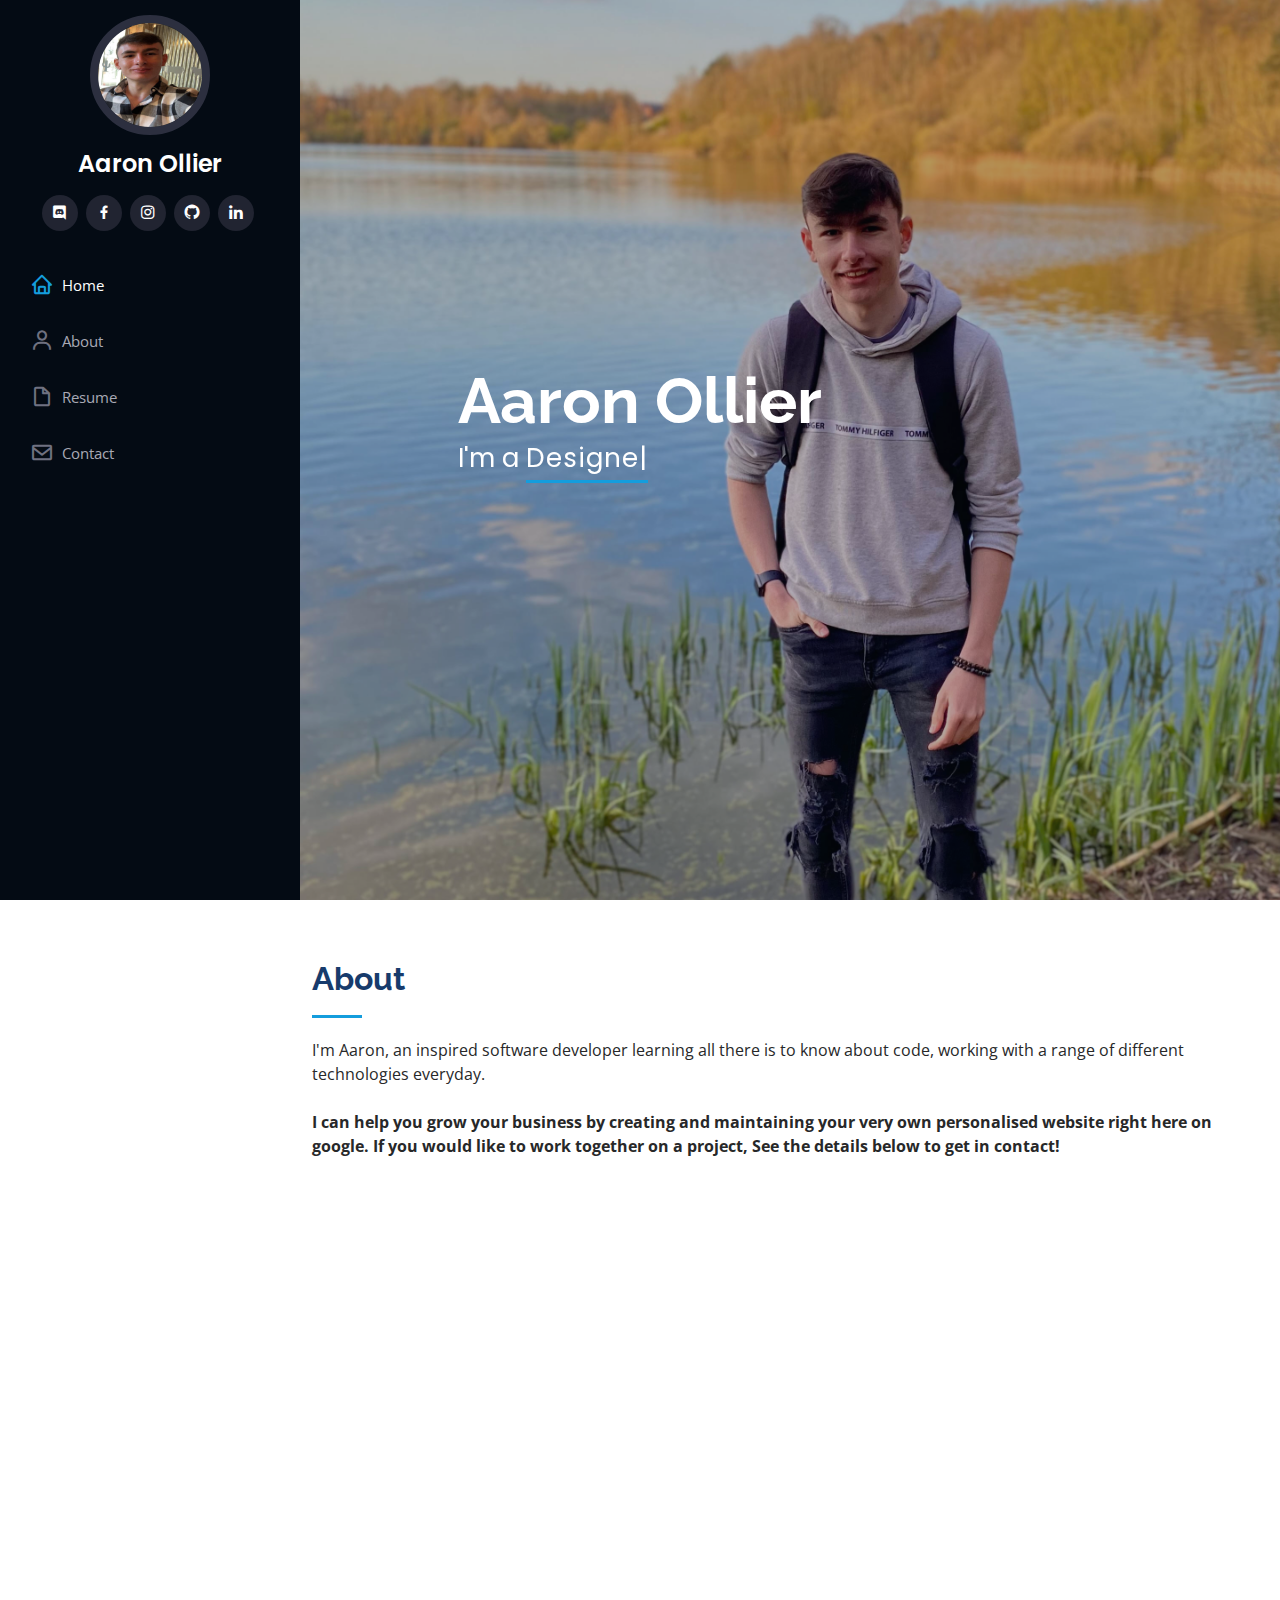
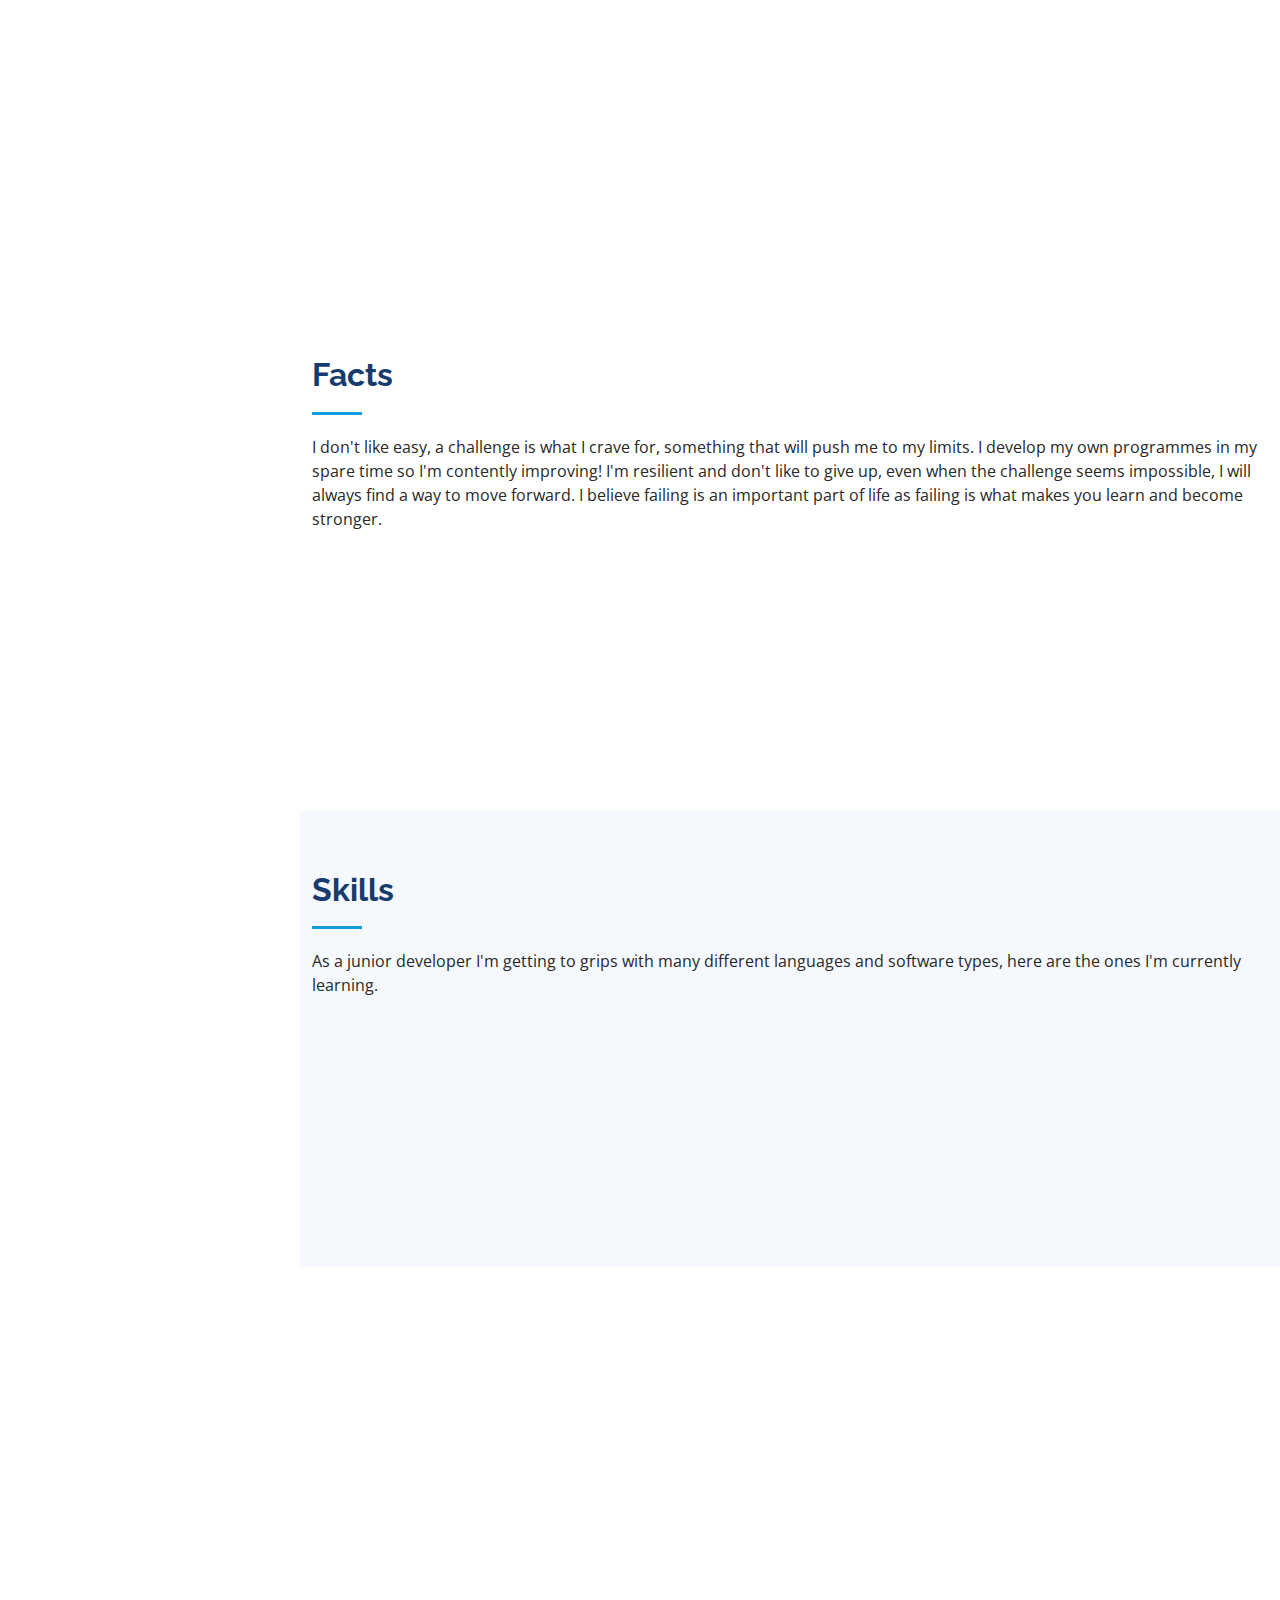
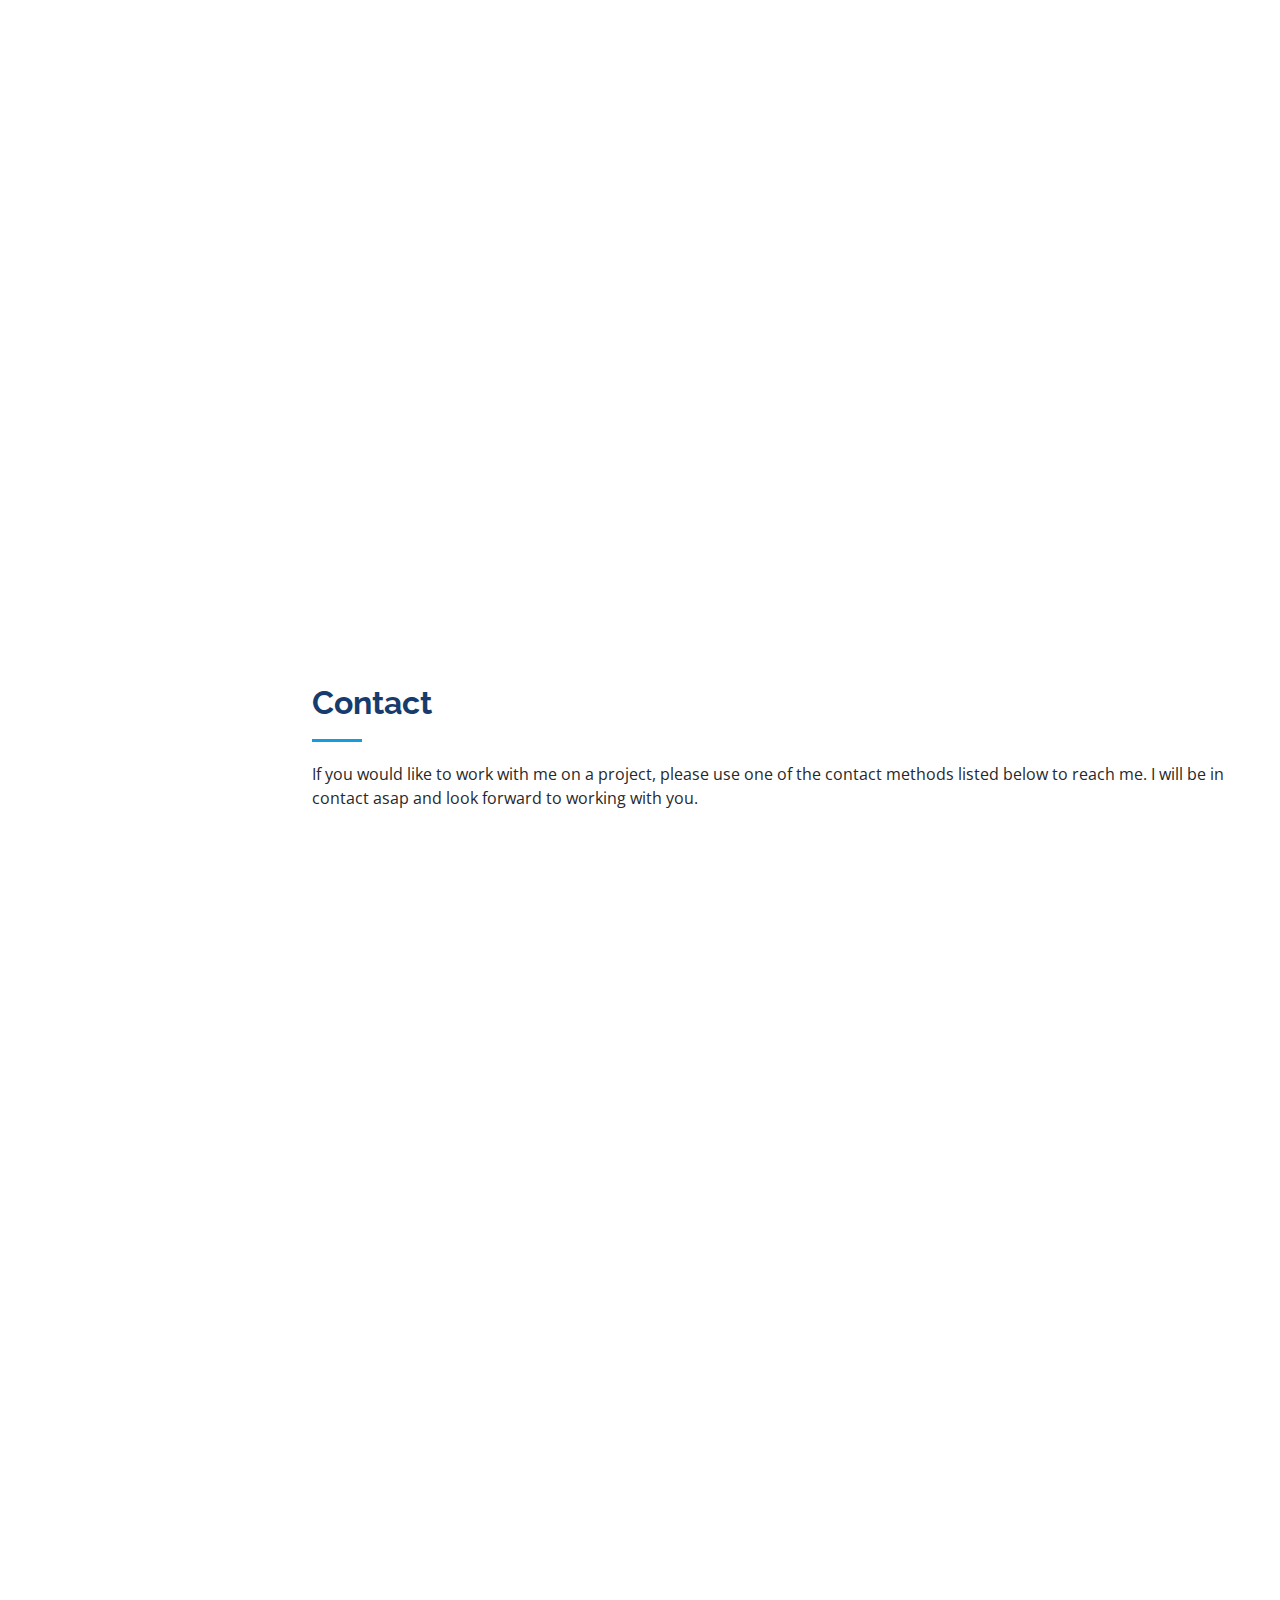
<file: index.htm>
<!DOCTYPE html>
<html lang="en">
    <head>
        <meta charset="utf-8" />
        <meta content="width=device-width, initial-scale=1.0" name="viewport" />

        <title>Aaron Ollier Web Design</title>
        <meta content="" name="Web development / Design" />
        <meta content="" name="Website, Web development / Design, Aaron Ollier" />
        <meta property="og:url" content="https://aarontech.co.uk/" />
        <meta name="google-site-verification" content="GOqpXiBwktD14ETt8J0Wy72KttjDma0BllnMxQvwQCg" />
        <meta property="og:type" content="website" />

        <!-- Favicons -->
        <link href="assets/img/favicon.png" rel="icon" />
        <link href="assets/img/apple-touch-icon.png" rel="apple-touch-icon" />

        <!-- Google Fonts -->
        <link
            href="https://fonts.googleapis.com/css?family=Open+Sans:300,300i,400,400i,600,600i,700,700i|Raleway:300,300i,400,400i,500,500i,600,600i,700,700i|Poppins:300,300i,400,400i,500,500i,600,600i,700,700i"
            rel="stylesheet"
        />

        <!-- Vendor CSS Files -->
        <link href="assets/vendor/aos/aos.css" rel="stylesheet" />
        <link
            href="assets/vendor/bootstrap/css/bootstrap.min.css"
            rel="stylesheet"
        />
        <link
            href="assets/vendor/bootstrap-icons/bootstrap-icons.css"
            rel="stylesheet"
        />
        <link
            href="assets/vendor/boxicons/css/boxicons.min.css"
            rel="stylesheet"
        />
        <link
            href="assets/vendor/glightbox/css/glightbox.min.css"
            rel="stylesheet"
        />
        <link
            href="assets/vendor/swiper/swiper-bundle.min.css"
            rel="stylesheet"
        />

        <link href="assets/css/style.css" rel="stylesheet" />
    </head>

    <body>
        <!-- ======= Mobile nav toggle button ======= -->
        <i class="bi bi-list mobile-nav-toggle d-xl-none"></i>

        <!-- ======= Header ======= -->
        <header id="header">
            <div class="d-flex flex-column">
                <div class="profile">
                    <img
                        src="assets/img/Images/Aaron.jpg"
                        alt=""
                        class="img-fluid rounded-circle"
                    />
                    <h1 class="text-light">
                        <a href="index.html">Aaron Ollier</a>
                    </h1>
                    <div class="social-links mt-3 text-center">
                        <a
                            href="https://discord.com/invite/NMUeYSHwuV"
                            class="twitter"
                            ><i class="bx bxl-discord"></i
                        ></a>
                        <a
                            href="https://www.facebook.com/aaronthomasollier/"
                            class="facebook"
                            ><i class="bx bxl-facebook"></i
                        ></a>
                        <a
                            href="https://www.instagram.com/aaron.0llier/"
                            class="instagram"
                            ><i class="bx bxl-instagram"></i
                        ></a>
                        <a
                            href="https://github.com/Aaron-Ollier"
                            class="google-plus"
                            ><i class="bx bxl-github"></i
                        ></a>
                        <a
                            href="https://www.linkedin.com/in/aaron-ollier"
                            class="linkedin"
                            ><i class="bx bxl-linkedin"></i
                        ></a>
                    </div>
                </div>

                <nav id="navbar" class="nav-menu navbar">
                    <ul>
                        <li>
                            <a href="#hero" class="nav-link scrollto active"
                                ><i class="bx bx-home"></i> <span>Home</span></a
                            >
                        </li>
                        <li>
                            <a href="#about" class="nav-link scrollto"
                                ><i class="bx bx-user"></i>
                                <span>About</span></a
                            >
                        </li>
                        <li>
                            <a href="#resume" class="nav-link scrollto"
                                ><i class="bx bx-file-blank"></i>
                                <span>Resume</span></a
                            >
                        </li>
                        <li>
                            <a href="#contact" class="nav-link scrollto"
                                ><i class="bx bx-envelope"></i>
                                <span>Contact</span></a
                            >
                        </li>
                    </ul>
                </nav>
                <!-- .nav-menu -->
            </div>
        </header>
        <!-- End Header -->

        <!-- ======= Hero Section ======= -->
        <section
            id="hero"
            class="d-flex flex-column justify-content-center align-items-center"
        >
            <div class="hero-container" data-aos="fade-in">
                <h1>Aaron Ollier</h1>
                <p>
                    I'm a
                    <span
                        class="typed"
                        data-typed-items="Designer, Developer, Freelancer, Photographer"
                    ></span>
                </p>
            </div>
        </section>
        <!-- End Hero -->

        <main id="main">
            <!-- ======= About Section ======= -->
            <section id="about" class="about">
                <div class="container">
                    <div class="section-title">
                        <h2>About</h2>
                        <p>
                            I'm Aaron, an inspired software developer learning
                            all there is to know about code, working with a range
                            of different technologies everyday. <br /><br />
                            <b
                                >I can help you grow your business by creating
                                and maintaining your very own personalised
                                website right here on google. If you would like
                                to work together on a project, See the details
                                below to get in contact!</b
                            >
                        </p>
                    </div>
                    <br />
                    <br />
                    <div class="row">
                        <div class="col-lg-4" data-aos="fade-right">
                            <img
                                src="assets/img/Images/Aaron-pfp.jpg"
                                class="img-fluid"
                                alt="Aaron Ollier"
                                style="height: 100%"
                            />
                        </div>
                        <div
                            class="col-lg-8 pt-4 pt-lg-0 content"
                            data-aos="fade-left"
                        >
                            <br />
                            <br />
                            <h3>UI Designer &amp; Web Developer.</h3>
                            <p class="fst-italic">
                                Some of my hobby's and interests are mixed
                                martial arts, Pc building and lifting at the gym
                                and I'm a car enthusiast, just to name a few.
                            </p>
                            <div class="row">
                                <div class="col-lg-6">
                                    <ul>
                                        <li>
                                            <i class="bi bi-chevron-right"></i>
                                            <strong>Birthday:</strong>
                                            <span>22nd July 2004</span>
                                        </li>
                                        <li>
                                            <i class="bi bi-chevron-right"></i>
                                            <strong>Website:</strong>
                                            <span>aarontech.co.uk</span>
                                        </li>
                                        <li>
                                            <i class="bi bi-chevron-right"></i>
                                            <strong>Phone:</strong>
                                            <span>+44 7741857823</span>
                                        </li>
                                        <li>
                                            <i class="bi bi-chevron-right"></i>
                                            <strong>County:</strong>
                                            <span>Cheshire, England</span>
                                        </li>
                                    </ul>
                                </div>
                                <div class="col-lg-6">
                                    <ul>
                                        <li>
                                            <i class="bi bi-chevron-right"></i>
                                            <strong>Age:</strong>
                                            <span>18</span>
                                        </li>
                                        <li>
                                            <i class="bi bi-chevron-right"></i>
                                            <strong>Qualification:</strong>
                                            <span
                                                >A-Level Computer Science</span
                                            >
                                        </li>
                                        <li>
                                            <i class="bi bi-chevron-right"></i>
                                            <strong>Email:</strong>
                                            <span>aarontech.co.uk@gmail.com</span>
                                        </li>
                                        <li>
                                            <i class="bi bi-chevron-right"></i>
                                            <strong>Freelance:</strong>
                                            <span>Available</span>
                                        </li>
                                    </ul>
                                </div>
                            </div>
                            <p>
                                I'm currently an apprentice software developer
                                for
                                <a href="https://cleric.co.uk/"
                                    >Cleric Computer Services</a
                                >, furthering my knowledge and gaining, hands
                                on, invaluable experience with such an incredible
                                company. I'm working hard every day to improve
                                upon myself and develop new skills in my trade.
                            </p>
                            <br />
                            <br />
                            <p>Keep scrolling to find out more!</p>
                        </div>
                    </div>
                </div>
            </section>
            <!-- End About Section -->

            <!-- ======= Facts Section ======= -->
            <section id="facts" class="facts">
                <div class="container">
                    <div class="section-title">
                        <h2>Facts</h2>
                        <p>
                            I don't like easy, a challenge is what I crave for,
                            something that will push me to my limits. I develop
                            my own programmes in my spare time so I'm contently
                            improving! I'm resilient and don't like to give up,
                            even when the challenge seems impossible, I will
                            always find a way to move forward. I believe failing
                            is an important part of life as failing is what
                            makes you learn and become stronger.
                        </p>
                    </div>

                    <div class="row no-gutters">
                        <div
                            class="col-lg-3 col-md-6 d-md-flex align-items-md-stretch"
                            data-aos="fade-up"
                        >
                            <div class="count-box">
                                <i class="bi bi-emoji-smile"></i>
                                <span
                                    data-purecounter-start="0"
                                    data-purecounter-end="1"
                                    data-purecounter-duration="1"
                                    class="purecounter"
                                ></span>
                                <p>
                                    <strong>Happy Clients</strong> Clients i
                                    have helped so far
                                </p>
                            </div>
                        </div>

                        <div
                            class="col-lg-3 col-md-6 d-md-flex align-items-md-stretch"
                            data-aos="fade-up"
                            data-aos-delay="100"
                        >
                            <div class="count-box">
                                <i class="bi bi-journal-richtext"></i>
                                <span
                                    data-purecounter-start="0"
                                    data-purecounter-end="20"
                                    data-purecounter-duration="1"
                                    class="purecounter"
                                ></span>
                                <p>
                                    <strong>Projects</strong> I have created in
                                    my spare time
                                </p>
                            </div>
                        </div>

                        <div
                            class="col-lg-3 col-md-6 d-md-flex align-items-md-stretch"
                            data-aos="fade-up"
                            data-aos-delay="200"
                        >
                            <div class="count-box">
                                <i class="bi bi-headset"></i>
                                <span
                                    data-purecounter-start="0"
                                    data-purecounter-end="8"
                                    data-purecounter-duration="1"
                                    class="purecounter"
                                ></span>
                                <p>
                                    <strong>Hours Of Support</strong> I can
                                    provide support 9am-5pm
                                </p>
                            </div>
                        </div>

                        <div
                            class="col-lg-3 col-md-6 d-md-flex align-items-md-stretch"
                            data-aos="fade-up"
                            data-aos-delay="300"
                        >
                            <div class="count-box">
                                <i class="bi bi-people"></i>
                                <span
                                    data-purecounter-start="0"
                                    data-purecounter-end="2"
                                    data-purecounter-duration="1"
                                    class="purecounter"
                                ></span>
                                <p><strong>Hard Workers</strong> You & Me</p>
                            </div>
                        </div>
                    </div>
                </div>
            </section>
            <!-- End Facts Section -->

            <!-- ======= Skills Section ======= -->
            <section id="skills" class="skills section-bg">
                <div class="container">
                    <div class="section-title">
                        <h2>Skills</h2>
                        <p>
                            As a junior developer I'm getting to grips with many
                            different languages and software types, here are the
                            ones I'm currently learning.
                        </p>
                    </div>

                    <div class="row skills-content">
                        <div class="col-lg-6" data-aos="fade-up">
                            <div class="progress">
                                <span class="skill"
                                    >HTML <i class="val">100%</i></span
                                >
                                <div class="progress-bar-wrap">
                                    <div
                                        class="progress-bar"
                                        role="progressbar"
                                        aria-valuenow="100"
                                        aria-valuemin="0"
                                        aria-valuemax="100"
                                    ></div>
                                </div>
                            </div>

                            <div class="progress">
                                <span class="skill"
                                    >CSS <i class="val">100%</i></span
                                >
                                <div class="progress-bar-wrap">
                                    <div
                                        class="progress-bar"
                                        role="progressbar"
                                        aria-valuenow="100"
                                        aria-valuemin="0"
                                        aria-valuemax="100"
                                    ></div>
                                </div>
                            </div>

                            <div class="progress">
                                <span class="skill"
                                    >JavaScript <i class="val">90%</i></span
                                >
                                <div class="progress-bar-wrap">
                                    <div
                                        class="progress-bar"
                                        role="progressbar"
                                        aria-valuenow="90"
                                        aria-valuemin="0"
                                        aria-valuemax="100"
                                    ></div>
                                </div>
                            </div>
                        </div>

                        <div
                            class="col-lg-6"
                            data-aos="fade-up"
                            data-aos-delay="100"
                        >
                            <div class="progress">
                                <span class="skill"
                                    >PHP <i class="val">30%</i></span
                                >
                                <div class="progress-bar-wrap">
                                    <div
                                        class="progress-bar"
                                        role="progressbar"
                                        aria-valuenow="30"
                                        aria-valuemin="0"
                                        aria-valuemax="100"
                                    ></div>
                                </div>
                            </div>

                            <div class="progress">
                                <span class="skill"
                                    >ASP.NET <i class="val">80%</i></span
                                >
                                <div class="progress-bar-wrap">
                                    <div
                                        class="progress-bar"
                                        role="progressbar"
                                        aria-valuenow="80"
                                        aria-valuemin="0"
                                        aria-valuemax="100"
                                    ></div>
                                </div>
                            </div>

                            <div class="progress">
                                <span class="skill"
                                    >Photoshop <i class="val">20%</i></span
                                >
                                <div class="progress-bar-wrap">
                                    <div
                                        class="progress-bar"
                                        role="progressbar"
                                        aria-valuenow="20"
                                        aria-valuemin="0"
                                        aria-valuemax="100"
                                    ></div>
                                </div>
                            </div>
                        </div>
                    </div>
                </div>
            </section>
            <!-- End Skills Section -->

            <!-- ======= Resume Section ======= -->
            <section id="resume" class="resume">
                <div class="container">
                    <div class="row">
                        <div class="col-lg-6" data-aos="fade-up">
                            <h3 class="resume-title">Summary</h3>
                            <div class="resume-item pb-0">
                                <h4>Aaron Ollier</h4>
                                <p>
                                    <em
                                        >Innovative and deadline-driven Designer
                                        with 4+ years of experience designing
                                        and developing user-centered digital
                                        material from initial concept to final,
                                        polished deliverable.</em
                                    >
                                </p>
                                <ul>
                                    <li>Congleton, Cheshire, England</li>
                                    <li>+44 7741857823</li>
                                    <li>aarontech.co.uk@gmail.com</li>
                                </ul>
                            </div>

                            <h3 class="resume-title">Education</h3>
                            <div class="resume-item">
                                <h4>A-Level -> Computer Science</h4>
                                <h5>2020 - 2022</h5>
                                <p>
                                    <em
                                        >Congleton high sixth form collage,
                                        Congleton, Cheshire</em
                                    >
                                </p>
                                <p>
                                    Here i learnt the principles of
                                    computation and algorithms, computer
                                    programming, machine data representation,
                                    computer systems (hardware and software),
                                    computer organisation and architecture,
                                    communications and networking, databases and
                                    the consequences of using computing.
                                </p>
                            </div>
                            <div class="resume-item">
                                <h4>
                                    Cambridge National -> IT/Creative iMedia
                                </h4>
                                <h5>2018 - 2020</h5>
                                <p>
                                    <em
                                        >Congleton high sixth form collage,
                                        Congleton, Cheshire</em
                                    >
                                </p>
                                <p>
                                    This inspired me to be more creative using
                                    digital concepts and practices to design
                                    create unique applications.
                                </p>
                            </div>
                        </div>
                        <div
                            class="col-lg-6"
                            data-aos="fade-up"
                            data-aos-delay="100"
                        >
                            <h3 class="resume-title">
                                Professional Experience
                            </h3>
                            <div class="resume-item">
                                <h4>
                                    Developer apprentice @
                                    <a href="https://cleric.co.uk/"
                                        >Cleric Computer Services</a
                                    >
                                </h4>
                                <h5>2021 - Present</h5>
                                <p><em>Congleton, Cheshire, England</em></p>
                                <ul>
                                    <li>
                                        Im a developer on an apprenticeship
                                        learning everything i can to pass my
                                        apprenticeship with the highest
                                        achievable grade.
                                    </li>
                                    <li>
                                        On the daily i fix bugs and add new
                                        features to there critical system.
                                    </li>
                                    <li>
                                        I provide support to customers and
                                        answer any questions they may have.
                                    </li>
                                </ul>
                            </div>
                        </div>
                    </div>
                </div>
            </section>
            <!-- End Resume Section -->

            <!-- ======= Contact Section ======= -->
            <section id="contact" class="contact">
                <div class="container">
                    <div class="section-title">
                        <h2>Contact</h2>
                        <p>
                            If you would like to work with me on a project,
                            please use one of the
                            contact methods listed below to reach me. I will be
                            in contact asap and look forward to working with
                            you.
                        </p>
                    </div>

                    <div class="row" data-aos="fade-in">
                        <div class="col-lg-12 d-flex align-items-stretch">
                            <div class="info">
                                <div class="address">
                                    <i class="bi bi-geo-alt"></i>
                                    <h4>Location:</h4>
                                    <p>Congleton, Cheshire</p>
                                </div>

                                <div class="email">
                                    <i class="bi bi-envelope"></i>
                                    <h4>Email:</h4>
                                    <p>aarontech.co.uk@gmail.com</p>
                                </div>

                                <div class="phone">
                                    <i class="bi bi-phone"></i>
                                    <h4>Call:</h4>
                                    <p>+44 7741857823</p>
                                </div>

                                <div style="width: 100%">
                                    <iframe
                                        width="100%"
                                        height="400"
                                        frameborder="0"
                                        scrolling="no"
                                        marginheight="0"
                                        marginwidth="0"
                                        src="https://maps.google.com/maps?width=100%25&amp;height=600&amp;hl=en&amp;q=Congleton+(Aaron%20Ollier%20Web%20Design)&amp;t=&amp;z=14&amp;ie=UTF8&amp;iwloc=B&amp;output=embed"
                                        ><a
                                            href="https://www.maps.ie/distance-area-calculator.html"
                                            >measure distance on map</a
                                        ></iframe
                                    >
                                </div>
                            </div>
                        </div>
                    </div>
                </div>
            </section>
            <!-- End Contact Section -->
        </main>
        <!-- End #main -->

        <!-- ======= Footer ======= -->
        <footer id="footer">
            <div class="container"></div>
        </footer>
        <!-- End  Footer -->

        <a
            href="#"
            class="back-to-top d-flex align-items-center justify-content-center"
            ><i class="bi bi-arrow-up-short"></i
        ></a>

        <script src="assets/vendor/purecounter/purecounter_vanilla.js"></script>
        <script src="assets/vendor/aos/aos.js"></script>
        <script src="assets/vendor/bootstrap/js/bootstrap.bundle.min.js"></script>
        <script src="assets/vendor/glightbox/js/glightbox.min.js"></script>
        <script src="assets/vendor/isotope-layout/isotope.pkgd.min.js"></script>
        <script src="assets/vendor/swiper/swiper-bundle.min.js"></script>
        <script src="assets/vendor/typed.js/typed.min.js"></script>
        <script src="assets/vendor/waypoints/noframework.waypoints.js"></script>
        <script src="assets/vendor/php-email-form/validate.js"></script>
        <script src="assets/js/main.js"></script>
    </body>
</html>
</file>
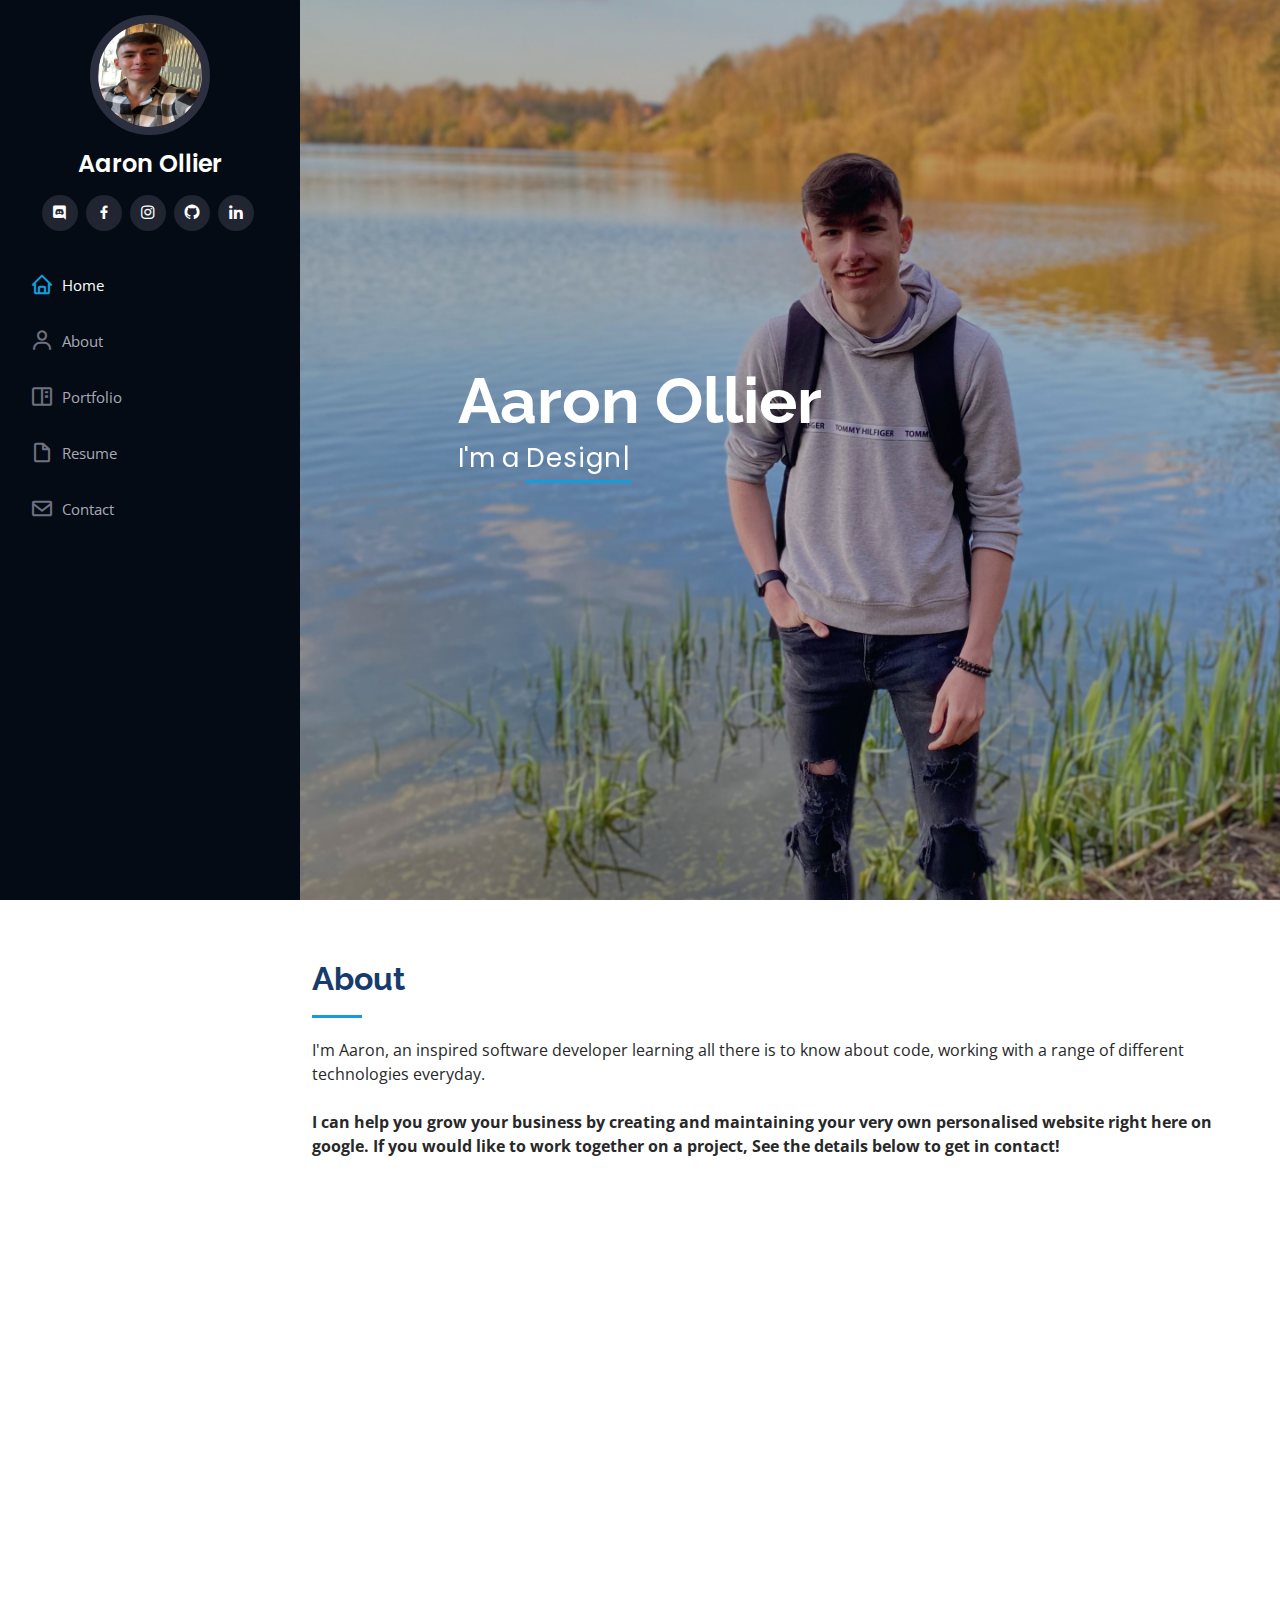
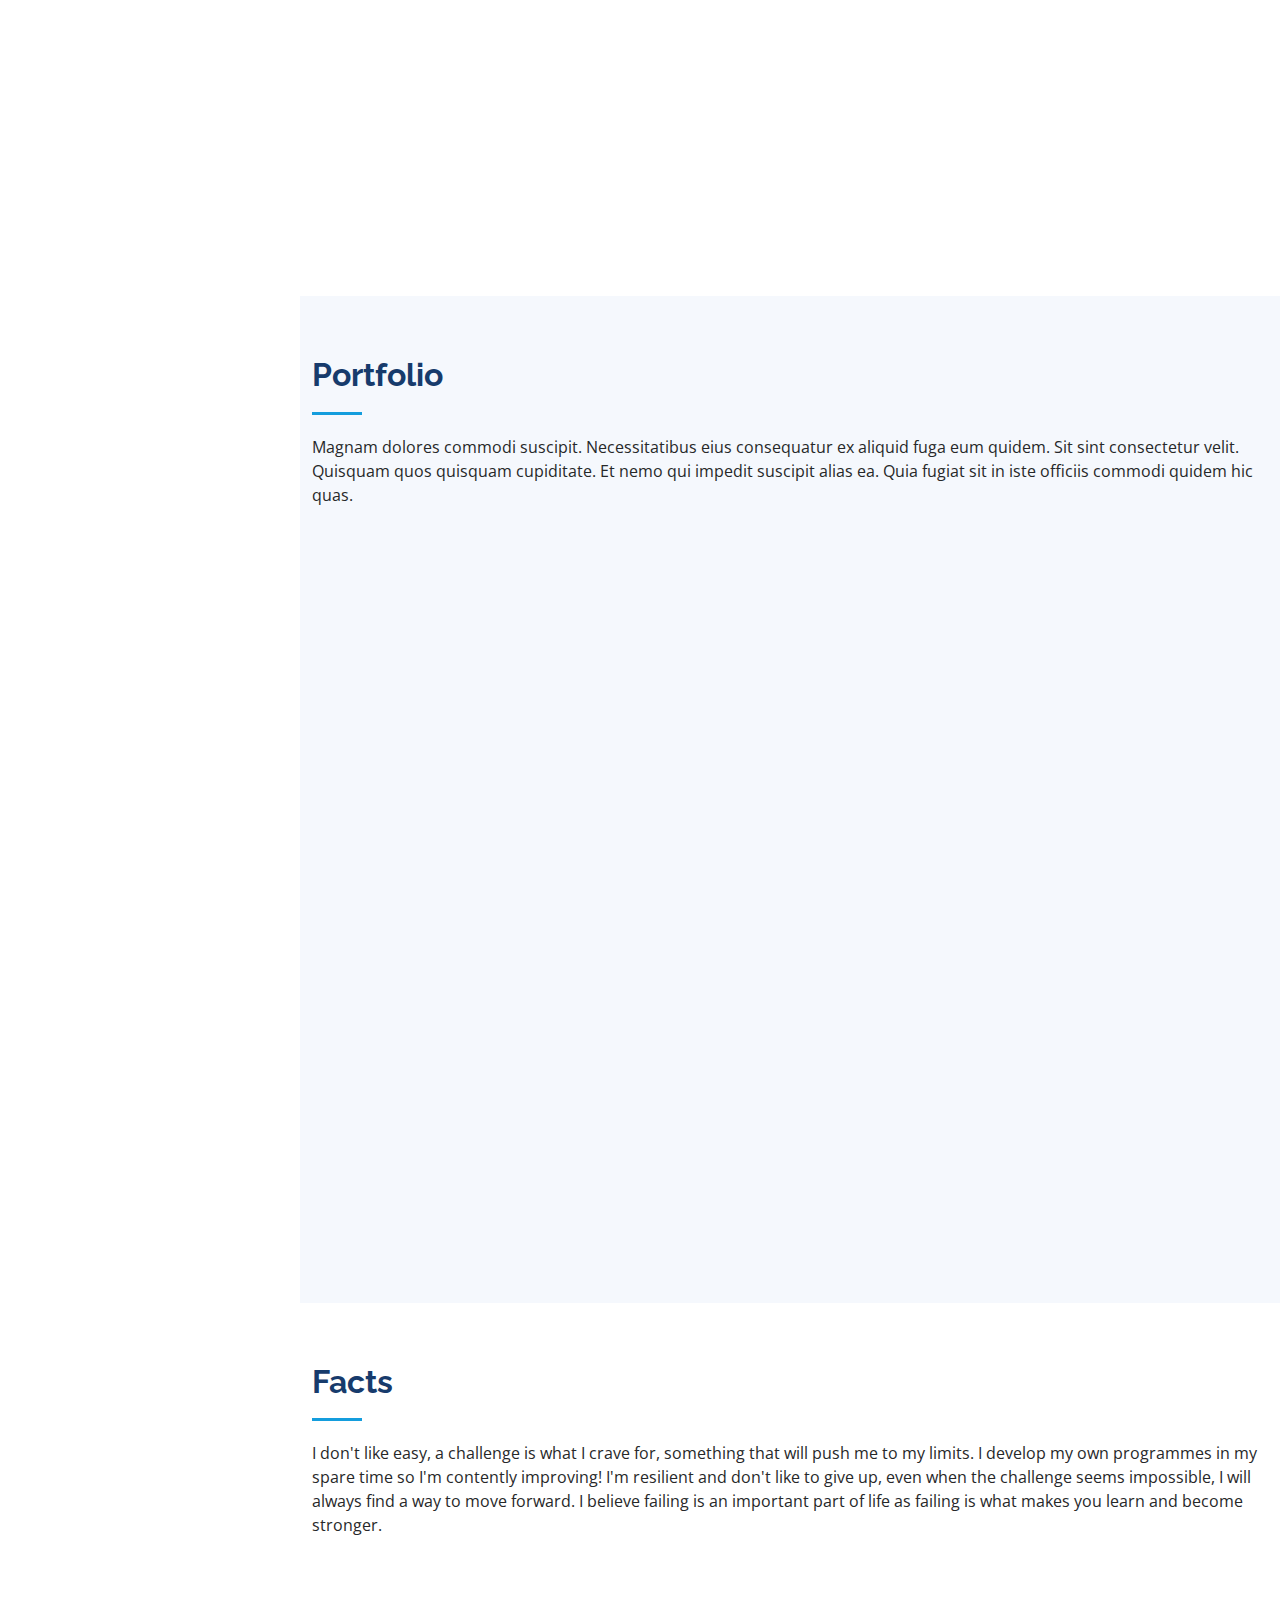
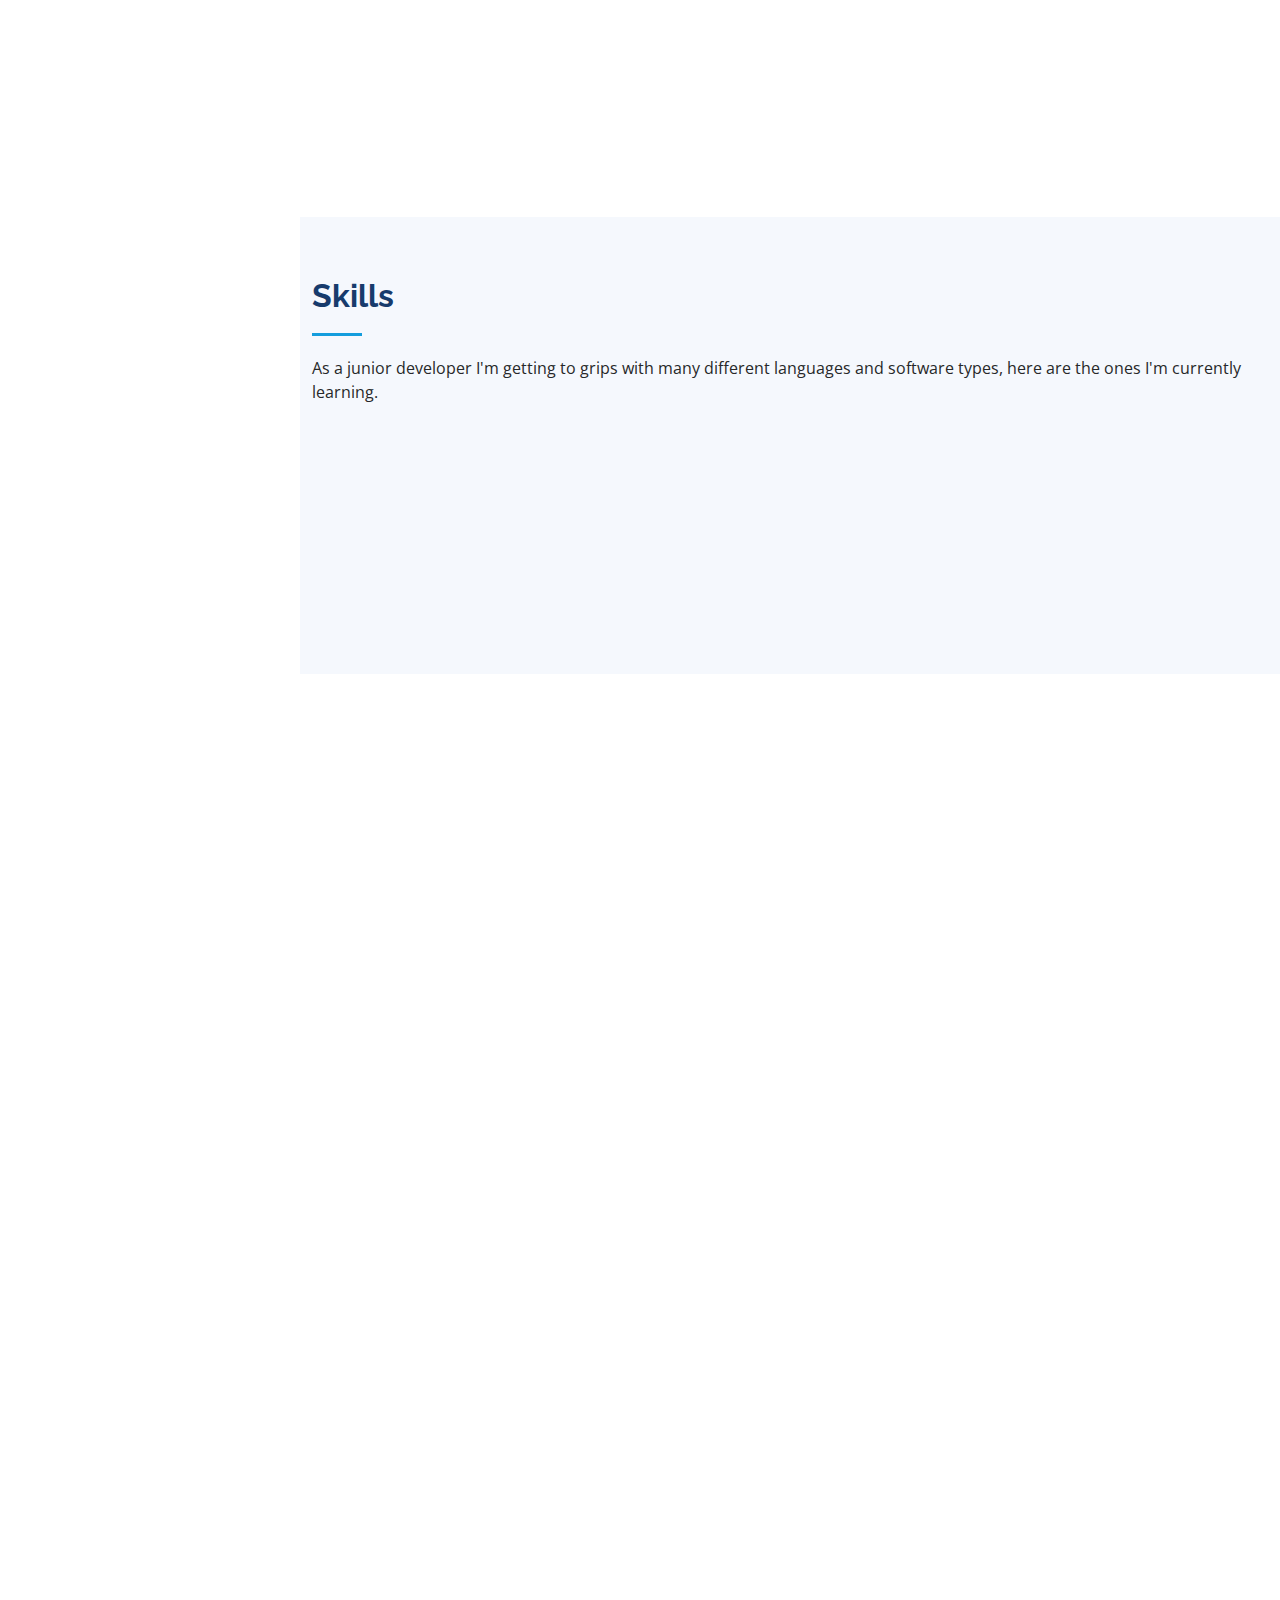
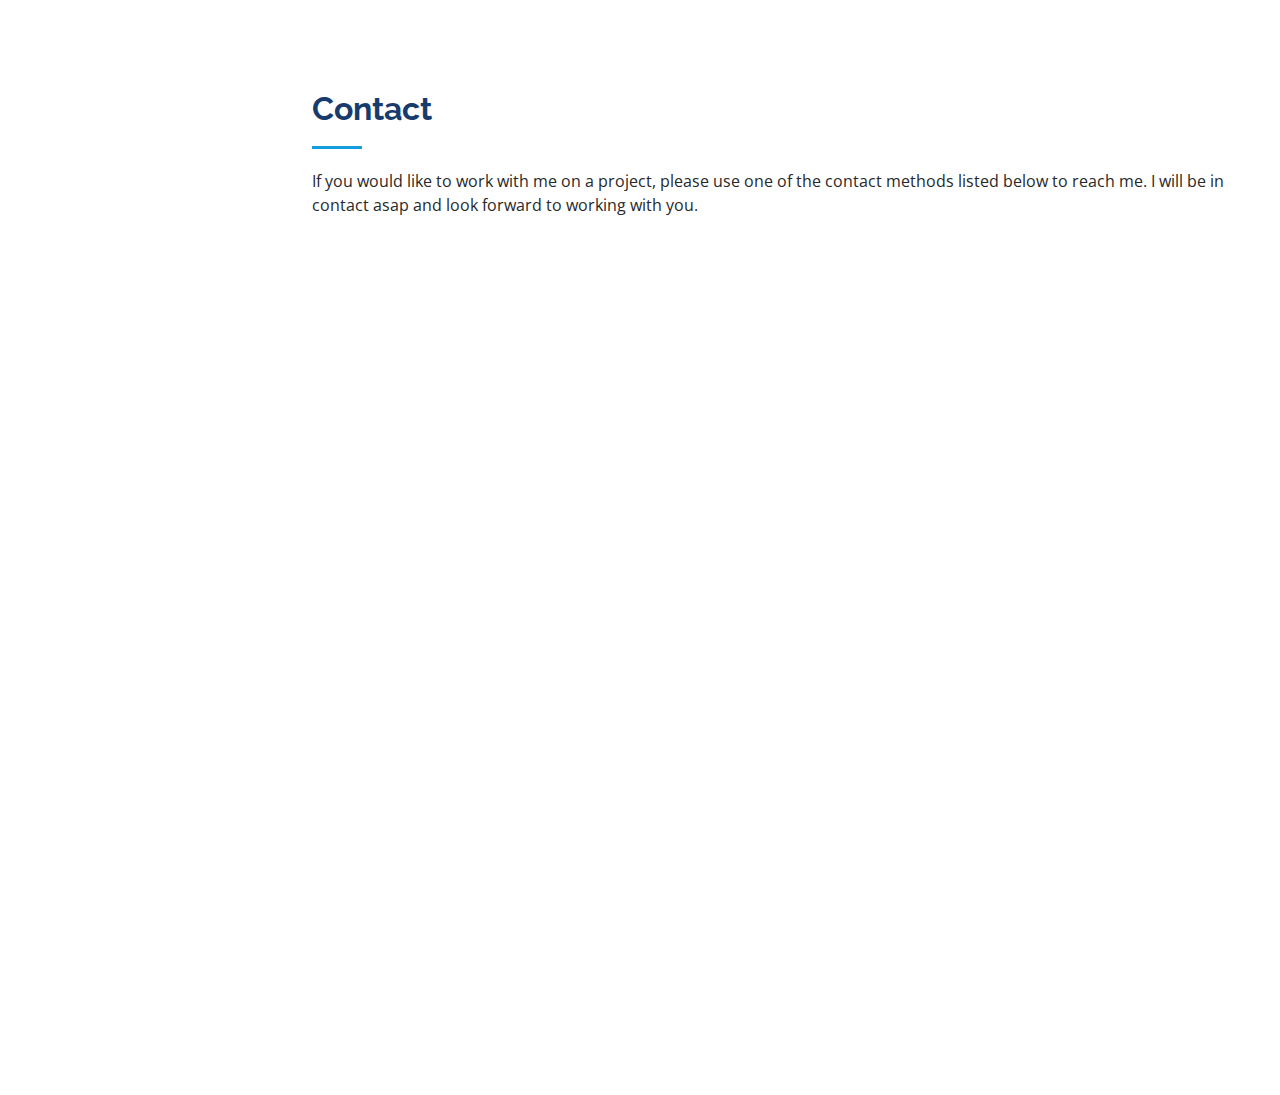
<file: index.html>
<!DOCTYPE html>
<html lang="en">
    <head>
        <meta charset="utf-8" />
        <meta content="width=device-width, initial-scale=1.0" name="viewport" />

        <title>Aaron Ollier Web Design</title>
        <meta content="" name="Web development / Design" />
        <meta content="" name="Website, Web development / Design, Aaron Ollier" />
        <meta property="og:url" content="https://aarontech.co.uk/" />
        <meta name="google-site-verification" content="GOqpXiBwktD14ETt8J0Wy72KttjDma0BllnMxQvwQCg" />
        <meta property="og:type" content="website" />

        <!-- Favicons -->
        <link href="assets/img/favicon.png" rel="icon" />
        <link href="assets/img/apple-touch-icon.png" rel="apple-touch-icon" />

        <!-- Google Fonts -->
        <link
            href="https://fonts.googleapis.com/css?family=Open+Sans:300,300i,400,400i,600,600i,700,700i|Raleway:300,300i,400,400i,500,500i,600,600i,700,700i|Poppins:300,300i,400,400i,500,500i,600,600i,700,700i"
            rel="stylesheet"
        />

        <!-- Vendor CSS Files -->
        <link href="assets/vendor/aos/aos.css" rel="stylesheet" />
        <link
            href="assets/vendor/bootstrap/css/bootstrap.min.css"
            rel="stylesheet"
        />
        <link
            href="assets/vendor/bootstrap-icons/bootstrap-icons.css"
            rel="stylesheet"
        />
        <link
            href="assets/vendor/boxicons/css/boxicons.min.css"
            rel="stylesheet"
        />
        <link
            href="assets/vendor/glightbox/css/glightbox.min.css"
            rel="stylesheet"
        />
        <link
            href="assets/vendor/swiper/swiper-bundle.min.css"
            rel="stylesheet"
        />

        <link href="assets/css/style.css" rel="stylesheet" />
    </head>

    <body>
        <!-- ======= Mobile nav toggle button ======= -->
        <i class="bi bi-list mobile-nav-toggle d-xl-none"></i>

        <!-- ======= Header ======= -->
        <header id="header">
            <div class="d-flex flex-column">
                <div class="profile">
                    <img
                        src="assets/img/Images/Aaron.jpg"
                        alt=""
                        class="img-fluid rounded-circle"
                    />
                    <h1 class="text-light">
                        <a href="index.html">Aaron Ollier</a>
                    </h1>
                    <div class="social-links mt-3 text-center">
                        <a
                            href="https://discord.com/invite/NMUeYSHwuV"
                            class="twitter"
                            ><i class="bx bxl-discord"></i
                        ></a>
                        <a
                            href="https://www.facebook.com/aaronthomasollier/"
                            class="facebook"
                            ><i class="bx bxl-facebook"></i
                        ></a>
                        <a
                            href="https://www.instagram.com/aaron.0llier/"
                            class="instagram"
                            ><i class="bx bxl-instagram"></i
                        ></a>
                        <a
                            href="https://github.com/Aaron-Ollier"
                            class="google-plus"
                            ><i class="bx bxl-github"></i
                        ></a>
                        <a
                            href="https://www.linkedin.com/in/aaron-ollier"
                            class="linkedin"
                            ><i class="bx bxl-linkedin"></i
                        ></a>
                    </div>
                </div>

                <nav id="navbar" class="nav-menu navbar">
                    <ul>
                        <li>
                            <a href="#hero" class="nav-link scrollto active"
                                ><i class="bx bx-home"></i> <span>Home</span></a
                            >
                        </li>
                        <li>
                            <a href="#about" class="nav-link scrollto"
                                ><i class="bx bx-user"></i>
                                <span>About</span></a
                            >
                        </li>
                        <li><a href="#portfolio" class="nav-link scrollto"><i class="bx bx-book-content"></i> <span>Portfolio</span></a></li>
                        <li>
                            <a href="#resume" class="nav-link scrollto"
                                ><i class="bx bx-file-blank"></i>
                                <span>Resume</span></a
                            >
                        </li>
                        <li>
                            <a href="#contact" class="nav-link scrollto"
                                ><i class="bx bx-envelope"></i>
                                <span>Contact</span></a
                            >
                        </li>
                    </ul>
                </nav>
                <!-- .nav-menu -->
            </div>
        </header>
        <!-- End Header -->

        <!-- ======= Hero Section ======= -->
        <section
            id="hero"
            class="d-flex flex-column justify-content-center align-items-center"
        >
            <div class="hero-container" data-aos="fade-in">
                <h1>Aaron Ollier</h1>
                <p>
                    I'm a
                    <span
                        class="typed"
                        data-typed-items="Designer, Developer, Freelancer, Photographer"
                    ></span>
                </p>
            </div>
        </section>
        <!-- End Hero -->

        <main id="main">
            <!-- ======= About Section ======= -->
            <section id="about" class="about">
                <div class="container">
                    <div class="section-title">
                        <h2>About</h2>
                        <p>
                            I'm Aaron, an inspired software developer learning
                            all there is to know about code, working with a range
                            of different technologies everyday. <br /><br />
                            <b
                                >I can help you grow your business by creating
                                and maintaining your very own personalised
                                website right here on google. If you would like
                                to work together on a project, See the details
                                below to get in contact!</b
                            >
                        </p>
                    </div>
                    <br />
                    <br />
                    <div class="row">
                        <div class="col-lg-4" data-aos="fade-right">
                            <img
                                src="assets/img/Images/Aaron-pfp.jpg"
                                class="img-fluid"
                                alt="Aaron Ollier"
                                style="height: 100%"
                            />
                        </div>
                        <div
                            class="col-lg-8 pt-4 pt-lg-0 content"
                            data-aos="fade-left"
                        >
                            <br />
                            <br />
                            <h3>UI Designer &amp; Web Developer.</h3>
                            <p class="fst-italic">
                                Some of my hobby's and interests are mixed
                                martial arts, Pc building and lifting at the gym
                                and I'm a car enthusiast, just to name a few.
                            </p>
                            <div class="row">
                                <div class="col-lg-6">
                                    <ul>
                                        <li>
                                            <i class="bi bi-chevron-right"></i>
                                            <strong>Birthday:</strong>
                                            <span>22nd July 2004</span>
                                        </li>
                                        <li>
                                            <i class="bi bi-chevron-right"></i>
                                            <strong>Website:</strong>
                                            <span>aarontech.co.uk</span>
                                        </li>
                                        <li>
                                            <i class="bi bi-chevron-right"></i>
                                            <strong>Phone:</strong>
                                            <span>+44 7741857823</span>
                                        </li>
                                        <li>
                                            <i class="bi bi-chevron-right"></i>
                                            <strong>County:</strong>
                                            <span>Cheshire, England</span>
                                        </li>
                                    </ul>
                                </div>
                                <div class="col-lg-6">
                                    <ul>
                                        <li>
                                            <i class="bi bi-chevron-right"></i>
                                            <strong>Age:</strong>
                                            <span>18</span>
                                        </li>
                                        <li>
                                            <i class="bi bi-chevron-right"></i>
                                            <strong>Qualification:</strong>
                                            <span
                                                >A-Level Computer Science</span
                                            >
                                        </li>
                                        <li>
                                            <i class="bi bi-chevron-right"></i>
                                            <strong>Email:</strong>
                                            <span>aarontech.co.uk@gmail.com</span>
                                        </li>
                                        <li>
                                            <i class="bi bi-chevron-right"></i>
                                            <strong>Freelance:</strong>
                                            <span>Available</span>
                                        </li>
                                    </ul>
                                </div>
                            </div>
                            <p>
                                I'm currently an apprentice software developer
                                for
                                <a href="https://cleric.co.uk/"
                                    >Cleric Computer Services</a
                                >, furthering my knowledge and gaining, hands
                                on, invaluable experience with such an incredible
                                company. I'm working hard every day to improve
                                upon myself and develop new skills in my trade.
                            </p>
                            <br />
                            <br />
                            <p>Keep scrolling to find out more!</p>
                        </div>
                    </div>
                </div>
            </section>
            <!-- End About Section -->

             <!-- ======= Portfolio Section ======= -->
    <section id="portfolio" class="portfolio section-bg">
        <div class="container">
  
          <div class="section-title">
            <h2>Portfolio</h2>
            <p>Magnam dolores commodi suscipit. Necessitatibus eius consequatur ex aliquid fuga eum quidem. Sit sint consectetur velit. Quisquam quos quisquam cupiditate. Et nemo qui impedit suscipit alias ea. Quia fugiat sit in iste officiis commodi quidem hic quas.</p>
          </div>
  
          <div class="row" data-aos="fade-up">
            <div class="col-lg-12 d-flex justify-content-center">
              <ul id="portfolio-flters">
                <li data-filter=".filter-web">Web</li>
              </ul>
            </div>
          </div>
  
          <div class="row portfolio-container" data-aos="fade-up" data-aos-delay="100">
  
            <div class="col-lg-4 col-md-6 portfolio-item filter-app">
              <div class="portfolio-wrap">
                <img src="assets/img/Images/carasel.png" class="img-fluid" alt="">
                <div class="portfolio-links">
                  <a href="assets/img/portfolio/portfolio-1.jpg" data-gallery="portfolioGallery" class="portfolio-lightbox" title="App 1"><i class="bx bx-plus"></i></a>
                  <a href="portfolio-details.html" title="More Details"><i class="bx bx-link"></i></a>
                </div>
              </div>
            </div>
           </div>
         </div>
  
          </div>
  
        </div>
      </section><!-- End Portfolio Section -->

            <!-- ======= Facts Section ======= -->
            <section id="facts" class="facts">
                <div class="container">
                    <div class="section-title">
                        <h2>Facts</h2>
                        <p>
                            I don't like easy, a challenge is what I crave for,
                            something that will push me to my limits. I develop
                            my own programmes in my spare time so I'm contently
                            improving! I'm resilient and don't like to give up,
                            even when the challenge seems impossible, I will
                            always find a way to move forward. I believe failing
                            is an important part of life as failing is what
                            makes you learn and become stronger.
                        </p>
                    </div>

                    <div class="row no-gutters">
                        <div
                            class="col-lg-3 col-md-6 d-md-flex align-items-md-stretch"
                            data-aos="fade-up"
                        >
                            <div class="count-box">
                                <i class="bi bi-emoji-smile"></i>
                                <span
                                    data-purecounter-start="0"
                                    data-purecounter-end="1"
                                    data-purecounter-duration="1"
                                    class="purecounter"
                                ></span>
                                <p>
                                    <strong>Happy Clients</strong> Clients i
                                    have helped so far
                                </p>
                            </div>
                        </div>

                        <div
                            class="col-lg-3 col-md-6 d-md-flex align-items-md-stretch"
                            data-aos="fade-up"
                            data-aos-delay="100"
                        >
                            <div class="count-box">
                                <i class="bi bi-journal-richtext"></i>
                                <span
                                    data-purecounter-start="0"
                                    data-purecounter-end="20"
                                    data-purecounter-duration="1"
                                    class="purecounter"
                                ></span>
                                <p>
                                    <strong>Projects</strong> I have created in
                                    my spare time
                                </p>
                            </div>
                        </div>

                        <div
                            class="col-lg-3 col-md-6 d-md-flex align-items-md-stretch"
                            data-aos="fade-up"
                            data-aos-delay="200"
                        >
                            <div class="count-box">
                                <i class="bi bi-headset"></i>
                                <span
                                    data-purecounter-start="0"
                                    data-purecounter-end="8"
                                    data-purecounter-duration="1"
                                    class="purecounter"
                                ></span>
                                <p>
                                    <strong>Hours Of Support</strong> I can
                                    provide support 9am-5pm
                                </p>
                            </div>
                        </div>

                        <div
                            class="col-lg-3 col-md-6 d-md-flex align-items-md-stretch"
                            data-aos="fade-up"
                            data-aos-delay="300"
                        >
                            <div class="count-box">
                                <i class="bi bi-people"></i>
                                <span
                                    data-purecounter-start="0"
                                    data-purecounter-end="2"
                                    data-purecounter-duration="1"
                                    class="purecounter"
                                ></span>
                                <p><strong>Hard Workers</strong> You & Me</p>
                            </div>
                        </div>
                    </div>
                </div>
            </section>
            <!-- End Facts Section -->

            <!-- ======= Skills Section ======= -->
            <section id="skills" class="skills section-bg">
                <div class="container">
                    <div class="section-title">
                        <h2>Skills</h2>
                        <p>
                            As a junior developer I'm getting to grips with many
                            different languages and software types, here are the
                            ones I'm currently learning.
                        </p>
                    </div>

                    <div class="row skills-content">
                        <div class="col-lg-6" data-aos="fade-up">
                            <div class="progress">
                                <span class="skill"
                                    >HTML <i class="val">100%</i></span
                                >
                                <div class="progress-bar-wrap">
                                    <div
                                        class="progress-bar"
                                        role="progressbar"
                                        aria-valuenow="100"
                                        aria-valuemin="0"
                                        aria-valuemax="100"
                                    ></div>
                                </div>
                            </div>

                            <div class="progress">
                                <span class="skill"
                                    >CSS <i class="val">100%</i></span
                                >
                                <div class="progress-bar-wrap">
                                    <div
                                        class="progress-bar"
                                        role="progressbar"
                                        aria-valuenow="100"
                                        aria-valuemin="0"
                                        aria-valuemax="100"
                                    ></div>
                                </div>
                            </div>

                            <div class="progress">
                                <span class="skill"
                                    >JavaScript <i class="val">90%</i></span
                                >
                                <div class="progress-bar-wrap">
                                    <div
                                        class="progress-bar"
                                        role="progressbar"
                                        aria-valuenow="90"
                                        aria-valuemin="0"
                                        aria-valuemax="100"
                                    ></div>
                                </div>
                            </div>
                        </div>

                        <div
                            class="col-lg-6"
                            data-aos="fade-up"
                            data-aos-delay="100"
                        >
                            <div class="progress">
                                <span class="skill"
                                    >PHP <i class="val">30%</i></span
                                >
                                <div class="progress-bar-wrap">
                                    <div
                                        class="progress-bar"
                                        role="progressbar"
                                        aria-valuenow="30"
                                        aria-valuemin="0"
                                        aria-valuemax="100"
                                    ></div>
                                </div>
                            </div>

                            <div class="progress">
                                <span class="skill"
                                    >ASP.NET <i class="val">80%</i></span
                                >
                                <div class="progress-bar-wrap">
                                    <div
                                        class="progress-bar"
                                        role="progressbar"
                                        aria-valuenow="80"
                                        aria-valuemin="0"
                                        aria-valuemax="100"
                                    ></div>
                                </div>
                            </div>

                            <div class="progress">
                                <span class="skill"
                                    >Photoshop <i class="val">20%</i></span
                                >
                                <div class="progress-bar-wrap">
                                    <div
                                        class="progress-bar"
                                        role="progressbar"
                                        aria-valuenow="20"
                                        aria-valuemin="0"
                                        aria-valuemax="100"
                                    ></div>
                                </div>
                            </div>
                        </div>
                    </div>
                </div>
            </section>
            <!-- End Skills Section -->

            <!-- ======= Resume Section ======= -->
            <section id="resume" class="resume">
                <div class="container">
                    <div class="row">
                        <div class="col-lg-6" data-aos="fade-up">
                            <h3 class="resume-title">Summary</h3>
                            <div class="resume-item pb-0">
                                <h4>Aaron Ollier</h4>
                                <p>
                                    <em
                                        >Innovative and deadline-driven Designer
                                        with 4+ years of experience designing
                                        and developing user-centered digital
                                        material from initial concept to final,
                                        polished deliverable.</em
                                    >
                                </p>
                                <ul>
                                    <li>Congleton, Cheshire, England</li>
                                    <li>+44 7741857823</li>
                                    <li>aarontech.co.uk@gmail.com</li>
                                </ul>
                            </div>

                            <h3 class="resume-title">Education</h3>
                            <div class="resume-item">
                                <h4>A-Level -> Computer Science</h4>
                                <h5>2020 - 2022</h5>
                                <p>
                                    <em
                                        >Congleton high sixth form collage,
                                        Congleton, Cheshire</em
                                    >
                                </p>
                                <p>
                                    Here i learnt the principles of
                                    computation and algorithms, computer
                                    programming, machine data representation,
                                    computer systems (hardware and software),
                                    computer organisation and architecture,
                                    communications and networking, databases and
                                    the consequences of using computing.
                                </p>
                            </div>
                            <div class="resume-item">
                                <h4>
                                    Cambridge National -> IT/Creative iMedia
                                </h4>
                                <h5>2018 - 2020</h5>
                                <p>
                                    <em
                                        >Congleton high sixth form collage,
                                        Congleton, Cheshire</em
                                    >
                                </p>
                                <p>
                                    This inspired me to be more creative using
                                    digital concepts and practices to design
                                    create unique applications.
                                </p>
                            </div>
                        </div>
                        <div
                            class="col-lg-6"
                            data-aos="fade-up"
                            data-aos-delay="100"
                        >
                            <h3 class="resume-title">
                                Professional Experience
                            </h3>
                            <div class="resume-item">
                                <h4>
                                    Developer apprentice @
                                    <a href="https://cleric.co.uk/"
                                        >Cleric Computer Services</a
                                    >
                                </h4>
                                <h5>2021 - Present</h5>
                                <p><em>Congleton, Cheshire, England</em></p>
                                <ul>
                                    <li>
                                        Im a developer on an apprenticeship
                                        learning everything i can to pass my
                                        apprenticeship with the highest
                                        achievable grade.
                                    </li>
                                    <li>
                                        On the daily i fix bugs and add new
                                        features to there critical system.
                                    </li>
                                    <li>
                                        I provide support to customers and
                                        answer any questions they may have.
                                    </li>
                                </ul>
                            </div>
                        </div>
                    </div>
                </div>
            </section>
            <!-- End Resume Section -->

            <!-- ======= Contact Section ======= -->
            <section id="contact" class="contact">
                <div class="container">
                    <div class="section-title">
                        <h2>Contact</h2>
                        <p>
                            If you would like to work with me on a project,
                            please use one of the
                            contact methods listed below to reach me. I will be
                            in contact asap and look forward to working with
                            you.
                        </p>
                    </div>

                    <div class="row" data-aos="fade-in">
                        <div class="col-lg-12 d-flex align-items-stretch">
                            <div class="info">
                                <div class="address">
                                    <i class="bi bi-geo-alt"></i>
                                    <h4>Location:</h4>
                                    <p>Congleton, Cheshire</p>
                                </div>

                                <div class="email">
                                    <i class="bi bi-envelope"></i>
                                    <h4>Email:</h4>
                                    <p>aarontech.co.uk@gmail.com</p>
                                </div>

                                <div class="phone">
                                    <i class="bi bi-phone"></i>
                                    <h4>Call:</h4>
                                    <p>+44 7741857823</p>
                                </div>

                                <div style="width: 100%">
                                    <iframe
                                        width="100%"
                                        height="400"
                                        frameborder="0"
                                        scrolling="no"
                                        marginheight="0"
                                        marginwidth="0"
                                        src="https://maps.google.com/maps?width=100%25&amp;height=600&amp;hl=en&amp;q=Congleton+(Aaron%20Ollier%20Web%20Design)&amp;t=&amp;z=14&amp;ie=UTF8&amp;iwloc=B&amp;output=embed"
                                        ><a
                                            href="https://www.maps.ie/distance-area-calculator.html"
                                            >measure distance on map</a
                                        ></iframe
                                    >
                                </div>
                            </div>
                        </div>
                    </div>
                </div>
            </section>
            <!-- End Contact Section -->
        </main>
        <!-- End #main -->

        <!-- ======= Footer ======= -->
        <footer id="footer">
            <div class="container"></div>
        </footer>
        <!-- End  Footer -->

        <a
            href="#"
            class="back-to-top d-flex align-items-center justify-content-center"
            ><i class="bi bi-arrow-up-short"></i
        ></a>

        <script src="assets/vendor/purecounter/purecounter_vanilla.js"></script>
        <script src="assets/vendor/aos/aos.js"></script>
        <script src="assets/vendor/bootstrap/js/bootstrap.bundle.min.js"></script>
        <script src="assets/vendor/glightbox/js/glightbox.min.js"></script>
        <script src="assets/vendor/isotope-layout/isotope.pkgd.min.js"></script>
        <script src="assets/vendor/swiper/swiper-bundle.min.js"></script>
        <script src="assets/vendor/typed.js/typed.min.js"></script>
        <script src="assets/vendor/waypoints/noframework.waypoints.js"></script>
        <script src="assets/vendor/php-email-form/validate.js"></script>
        <script src="assets/js/main.js"></script>
    </body>
</html>
</file>
<file: assets/css/style.css>
/*--------------------------------------------------------------
# General
--------------------------------------------------------------*/
body {
  font-family: "Open Sans", sans-serif;
  color: #272829;
}

.col-lg-4 {
  height: 600px;
}

a {
  color: #149ddd;
  text-decoration: none;
}

a:hover {
  color: #37b3ed;
  text-decoration: none;
}

h1,
h2,
h3,
h4,
h5,
h6 {
  font-family: "Raleway", sans-serif;
}

/*--------------------------------------------------------------
# Back to top button
--------------------------------------------------------------*/
.back-to-top {
  position: fixed;
  visibility: hidden;
  opacity: 0;
  right: 15px;
  bottom: 15px;
  z-index: 996;
  background: #149ddd;
  width: 40px;
  height: 40px;
  border-radius: 50px;
  transition: all 0.4s;
}

.back-to-top i {
  font-size: 28px;
  color: #fff;
  line-height: 0;
}

.back-to-top:hover {
  background: #2eafec;
  color: #fff;
}

.back-to-top.active {
  visibility: visible;
  opacity: 1;
}

/*--------------------------------------------------------------
# Header
--------------------------------------------------------------*/
#header {
  position: fixed;
  top: 0;
  left: 0;
  bottom: 0;
  width: 300px;
  transition: all ease-in-out 0.5s;
  z-index: 9997;
  transition: all 0.5s;
  padding: 0 15px;
  background: #040b14;
  overflow-y: auto;
}

#header .profile img {
  margin: 15px auto;
  display: block;
  width: 120px;
  border: 8px solid #2c2f3f;
}

#header .profile h1 {
  font-size: 24px;
  margin: 0;
  padding: 0;
  font-weight: 600;
  -moz-text-align-last: center;
  text-align-last: center;
  font-family: "Poppins", sans-serif;
}

#header .profile h1 a,
#header .profile h1 a:hover {
  color: #fff;
  text-decoration: none;
}

#header .profile .social-links a {
  font-size: 18px;
  display: inline-block;
  background: #212431;
  color: #fff;
  line-height: 1;
  padding: 8px 0;
  margin-right: 4px;
  border-radius: 50%;
  text-align: center;
  width: 36px;
  height: 36px;
  transition: 0.3s;
}

#header .profile .social-links a:hover {
  background: #149ddd;
  color: #fff;
  text-decoration: none;
}

#main {
  margin-left: 300px;
}

@media (max-width: 1199px) {
  #header {
    left: -300px;
  }

  #main {
    margin-left: 0;
  }
}

/*--------------------------------------------------------------
# Navigation Menu
--------------------------------------------------------------*/
/* Desktop Navigation */
.nav-menu {
  padding: 30px 0 0 0;
}

.nav-menu * {
  margin: 0;
  padding: 0;
  list-style: none;
}

.nav-menu>ul>li {
  position: relative;
  white-space: nowrap;
}

.nav-menu a,
.nav-menu a:focus {
  display: flex;
  align-items: center;
  color: #a8a9b4;
  padding: 12px 15px;
  margin-bottom: 8px;
  transition: 0.3s;
  font-size: 15px;
}

.nav-menu a i,
.nav-menu a:focus i {
  font-size: 24px;
  padding-right: 8px;
  color: #6f7180;
}

.nav-menu a:hover,
.nav-menu .active,
.nav-menu .active:focus,
.nav-menu li:hover>a {
  text-decoration: none;
  color: #fff;
}

.nav-menu a:hover i,
.nav-menu .active i,
.nav-menu .active:focus i,
.nav-menu li:hover>a i {
  color: #149ddd;
}

/* Mobile Navigation */
.mobile-nav-toggle {
  position: fixed;
  right: 15px;
  top: 15px;
  z-index: 9998;
  border: 0;
  font-size: 24px;
  transition: all 0.4s;
  outline: none !important;
  background-color: #149ddd;
  color: #fff;
  width: 40px;
  height: 40px;
  display: inline-flex;
  align-items: center;
  justify-content: center;
  line-height: 0;
  border-radius: 50px;
  cursor: pointer;
}

.mobile-nav-active {
  overflow: hidden;
}

.mobile-nav-active #header {
  left: 0;
}

/*--------------------------------------------------------------
# Hero Section
--------------------------------------------------------------*/
#hero {
  width: 100%;
  height: 100vh;
  background: url("../img/Images/AaronOllier.png");
  background-repeat: no-repeat;
  background-size: cover;
}

#hero:before {
  content: "";
  background: rgba(5, 13, 24, 0.3);
  position: absolute;
  bottom: 0;
  top: 0;
  left: 0;
  right: 0;
  z-index: 1;
}

#hero .hero-container {
  position: relative;
  z-index: 2;
  min-width: 300px;
}

#hero h1 {
  margin: 0 0 10px 0;
  font-size: 64px;
  font-weight: 700;
  line-height: 56px;
  color: #fff;
}

#hero p {
  color: #fff;
  margin-bottom: 50px;
  font-size: 26px;
  font-family: "Poppins", sans-serif;
}

#hero p span {
  color: #fff;
  padding-bottom: 4px;
  letter-spacing: 1px;
  border-bottom: 3px solid #149ddd;
}

@media (min-width: 1024px) {
  #hero {
    background-attachment: fixed;
  }
}

@media (max-width: 1200px) {
  #hero  {
    font-size: 28px;
    line-height: 36px;
    background-position: right;
    background: url("../img/Images/AaronOllier.jpg");
  }

  #hero h2 {
    font-size: 18px;
    line-height: 24px;
    margin-bottom: 30px;
  }
}

/*--------------------------------------------------------------
# Sections General
--------------------------------------------------------------*/
section {
  padding: 60px 0;
  overflow: hidden;
}

.section-bg {
  background: #f5f8fd;
}

.section-title {
  padding-bottom: 30px;
}

.section-title h2 {
  font-size: 32px;
  font-weight: bold;
  margin-bottom: 20px;
  padding-bottom: 20px;
  position: relative;
  color: #173b6c;
}

.section-title h2::after {
  content: "";
  position: absolute;
  display: block;
  width: 50px;
  height: 3px;
  background: #149ddd;
  bottom: 0;
  left: 0;
}

.section-title p {
  margin-bottom: 0;
}

/*--------------------------------------------------------------
# About
--------------------------------------------------------------*/
.about .content h3 {
  font-weight: 700;
  font-size: 26px;
  color: #173b6c;
}

.about .content ul {
  list-style: none;
  padding: 0;
}

.about .content ul li {
  margin-bottom: 20px;
  display: flex;
  align-items: center;
}

.about .content ul strong {
  margin-right: 10px;
}

.about .content ul i {
  font-size: 16px;
  margin-right: 5px;
  color: #149ddd;
  line-height: 0;
}

.about .content p:last-child {
  margin-bottom: 0;
}

/*--------------------------------------------------------------
# Facts
--------------------------------------------------------------*/
.facts {
  padding-bottom: 30px;
}

.facts .count-box {
  padding: 30px;
  width: 100%;
}

.facts .count-box i {
  display: block;
  font-size: 44px;
  color: #149ddd;
  float: left;
  line-height: 0;
}

.facts .count-box span {
  font-size: 48px;
  line-height: 40px;
  display: block;
  font-weight: 700;
  color: #050d18;
  margin-left: 60px;
}

.facts .count-box p {
  padding: 15px 0 0 0;
  margin: 0 0 0 60px;
  font-family: "Raleway", sans-serif;
  font-size: 14px;
  color: #122f57;
}

.facts .count-box a {
  font-weight: 600;
  display: block;
  margin-top: 20px;
  color: #122f57;
  font-size: 15px;
  font-family: "Poppins", sans-serif;
  transition: ease-in-out 0.3s;
}

.facts .count-box a:hover {
  color: #1f5297;
}

/*--------------------------------------------------------------
# Akills
--------------------------------------------------------------*/
.skills .progress {
  height: 60px;
  display: block;
  background: none;
  border-radius: 0;
}

.skills .progress .skill {
  padding: 0;
  margin: 0 0 6px 0;
  text-transform: uppercase;
  display: block;
  font-weight: 600;
  font-family: "Poppins", sans-serif;
  color: #050d18;
}

.skills .progress .skill .val {
  float: right;
  font-style: normal;
}

.skills .progress-bar-wrap {
  background: #dce8f8;
  height: 10px;
}

.skills .progress-bar {
  width: 1px;
  height: 10px;
  transition: 0.9s;
  background-color: #149ddd;
}

/*--------------------------------------------------------------
# Resume
--------------------------------------------------------------*/
.resume .resume-title {
  font-size: 26px;
  font-weight: 700;
  margin-top: 20px;
  margin-bottom: 20px;
  color: #050d18;
}

.resume .resume-item {
  padding: 0 0 20px 20px;
  margin-top: -2px;
  border-left: 2px solid #1f5297;
  position: relative;
}

.resume .resume-item h4 {
  line-height: 18px;
  font-size: 18px;
  font-weight: 600;
  text-transform: uppercase;
  font-family: "Poppins", sans-serif;
  color: #050d18;
  margin-bottom: 10px;
}

.resume .resume-item h5 {
  font-size: 16px;
  background: #e4edf9;
  padding: 5px 15px;
  display: inline-block;
  font-weight: 600;
  margin-bottom: 10px;
}

.resume .resume-item ul {
  padding-left: 20px;
}

.resume .resume-item ul li {
  padding-bottom: 10px;
}

.resume .resume-item:last-child {
  padding-bottom: 0;
}

.resume .resume-item::before {
  content: "";
  position: absolute;
  width: 16px;
  height: 16px;
  border-radius: 50px;
  left: -9px;
  top: 0;
  background: #fff;
  border: 2px solid #1f5297;
}

/*--------------------------------------------------------------
# Portfolio
--------------------------------------------------------------*/
.portfolio .portfolio-item {
  margin-bottom: 30px;
}

.portfolio #portfolio-flters {
  padding: 0;
  margin: 0 auto 35px auto;
  list-style: none;
  text-align: center;
  background: #fff;
  border-radius: 50px;
  padding: 2px 15px;
}

.portfolio #portfolio-flters li {
  cursor: pointer;
  display: inline-block;
  padding: 10px 15px 8px 15px;
  font-size: 14px;
  font-weight: 600;
  line-height: 1;
  text-transform: uppercase;
  color: #272829;
  margin-bottom: 5px;
  transition: all 0.3s ease-in-out;
}

.portfolio #portfolio-flters li:hover,
.portfolio #portfolio-flters li.filter-active {
  color: #149ddd;
}

.portfolio #portfolio-flters li:last-child {
  margin-right: 0;
}

.portfolio .portfolio-wrap {
  transition: 0.3s;
  position: relative;
  overflow: hidden;
  z-index: 1;
}

.portfolio .portfolio-wrap::before {
  content: "";
  background: rgba(255, 255, 255, 0.5);
  position: absolute;
  left: 0;
  right: 0;
  top: 0;
  bottom: 0;
  transition: all ease-in-out 0.3s;
  z-index: 2;
  opacity: 0;
}

.portfolio .portfolio-wrap .portfolio-links {
  opacity: 1;
  left: 0;
  right: 0;
  bottom: -60px;
  z-index: 3;
  position: absolute;
  transition: all ease-in-out 0.3s;
  display: flex;
  justify-content: center;
}

.portfolio .portfolio-wrap .portfolio-links a {
  color: #fff;
  font-size: 28px;
  text-align: center;
  background: rgba(20, 157, 221, 0.75);
  transition: 0.3s;
  width: 50%;
}

.portfolio .portfolio-wrap .portfolio-links a:hover {
  background: rgba(20, 157, 221, 0.95);
}

.portfolio .portfolio-wrap .portfolio-links a+a {
  border-left: 1px solid #37b3ed;
}

.portfolio .portfolio-wrap:hover::before {
  top: 0;
  left: 0;
  right: 0;
  bottom: 0;
  opacity: 1;
}

.portfolio .portfolio-wrap:hover .portfolio-links {
  opacity: 1;
  bottom: 0;
}

/*--------------------------------------------------------------
# Portfolio Details
--------------------------------------------------------------*/
.portfolio-details {
  padding-top: 40px;
}

.portfolio-details .portfolio-details-slider img {
  width: 100%;
}

.portfolio-details .portfolio-details-slider .swiper-pagination {
  margin-top: 20px;
  position: relative;
}

.portfolio-details .portfolio-details-slider .swiper-pagination .swiper-pagination-bullet {
  width: 12px;
  height: 12px;
  background-color: #fff;
  opacity: 1;
  border: 1px solid #149ddd;
}

.portfolio-details .portfolio-details-slider .swiper-pagination .swiper-pagination-bullet-active {
  background-color: #149ddd;
}

.portfolio-details .portfolio-info {
  padding: 30px;
  box-shadow: 0px 0 30px rgba(5, 13, 24, 0.08);
}

.portfolio-details .portfolio-info h3 {
  font-size: 22px;
  font-weight: 700;
  margin-bottom: 20px;
  padding-bottom: 20px;
  border-bottom: 1px solid #eee;
}

.portfolio-details .portfolio-info ul {
  list-style: none;
  padding: 0;
  font-size: 15px;
}

.portfolio-details .portfolio-info ul li+li {
  margin-top: 10px;
}

.portfolio-details .portfolio-description {
  padding-top: 30px;
}

.portfolio-details .portfolio-description h2 {
  font-size: 26px;
  font-weight: 700;
  margin-bottom: 20px;
}

.portfolio-details .portfolio-description p {
  padding: 0;
}

/*--------------------------------------------------------------
# Services
--------------------------------------------------------------*/
.services .icon-box {
  margin-bottom: 20px;
}

.services .icon {
  float: left;
  display: flex;
  align-items: center;
  justify-content: center;
  width: 54px;
  height: 54px;
  background: #149ddd;
  border-radius: 50%;
  transition: 0.5s;
  border: 1px solid #149ddd;
}

.services .icon i {
  color: #fff;
  font-size: 24px;
  line-height: 0;
}

.services .icon-box:hover .icon {
  background: #fff;
}

.services .icon-box:hover .icon i {
  color: #149ddd;
}

.services .title {
  margin-left: 80px;
  font-weight: 700;
  margin-bottom: 15px;
  font-size: 18px;
}

.services .title a {
  color: #343a40;
}

.services .title a:hover {
  color: #149ddd;
}

.services .description {
  margin-left: 80px;
  line-height: 24px;
  font-size: 14px;
}

/*--------------------------------------------------------------
# Testimonials
--------------------------------------------------------------*/
.testimonials .testimonials-carousel,
.testimonials .testimonials-slider {
  overflow: hidden;
}

.testimonials .testimonial-item {
  box-sizing: content-box;
  text-align: center;
  min-height: 320px;
}

.testimonials .testimonial-item .testimonial-img {
  width: 90px;
  border-radius: 50%;
  margin: 0 auto;
}

.testimonials .testimonial-item h3 {
  font-size: 18px;
  font-weight: bold;
  margin: 10px 0 5px 0;
  color: #111;
}

.testimonials .testimonial-item h4 {
  font-size: 14px;
  color: #999;
  margin: 0;
}

.testimonials .testimonial-item .quote-icon-left,
.testimonials .testimonial-item .quote-icon-right {
  color: #c3e8fa;
  font-size: 26px;
}

.testimonials .testimonial-item .quote-icon-left {
  display: inline-block;
  left: -5px;
  position: relative;
}

.testimonials .testimonial-item .quote-icon-right {
  display: inline-block;
  right: -5px;
  position: relative;
  top: 10px;
}

.testimonials .testimonial-item p {
  font-style: italic;
  margin: 0 15px 15px 15px;
  padding: 20px;
  background: #fff;
  position: relative;
  margin-bottom: 35px;
  border-radius: 6px;
  box-shadow: 0px 2px 15px rgba(0, 0, 0, 0.1);
}

.testimonials .testimonial-item p::after {
  content: "";
  width: 0;
  height: 0;
  border-top: 20px solid #fff;
  border-right: 20px solid transparent;
  border-left: 20px solid transparent;
  position: absolute;
  bottom: -20px;
  left: calc(50% - 20px);
}

.testimonials .swiper-pagination {
  margin-top: 20px;
  position: relative;
}

.testimonials .swiper-pagination .swiper-pagination-bullet {
  width: 12px;
  height: 12px;
  background-color: #fff;
  opacity: 1;
  border: 1px solid #149ddd;
}

.testimonials .swiper-pagination .swiper-pagination-bullet-active {
  background-color: #149ddd;
}

/*--------------------------------------------------------------
# Contact
--------------------------------------------------------------*/
.contact {
  padding-bottom: 130px;
}

.contact .info {
  padding: 30px;
  background: #fff;
  width: 100%;
  box-shadow: 0 0 24px 0 rgba(0, 0, 0, 0.12);
}

.contact .info i {
  font-size: 20px;
  color: #149ddd;
  float: left;
  width: 44px;
  height: 44px;
  background: #dff3fc;
  display: flex;
  justify-content: center;
  align-items: center;
  border-radius: 50px;
  transition: all 0.3s ease-in-out;
}

.contact .info h4 {
  padding: 0 0 0 60px;
  font-size: 22px;
  font-weight: 600;
  margin-bottom: 5px;
  color: #050d18;
}

.contact .info p {
  padding: 0 0 10px 60px;
  margin-bottom: 20px;
  font-size: 14px;
  color: #173b6c;
}

.contact .info .email p {
  padding-top: 5px;
}

.contact .info .social-links {
  padding-left: 60px;
}

.contact .info .social-links a {
  font-size: 18px;
  display: inline-block;
  background: #333;
  color: #fff;
  line-height: 1;
  padding: 8px 0;
  border-radius: 50%;
  text-align: center;
  width: 36px;
  height: 36px;
  transition: 0.3s;
  margin-right: 10px;
}

.contact .info .social-links a:hover {
  background: #149ddd;
  color: #fff;
}

.contact .info .email:hover i,
.contact .info .address:hover i,
.contact .info .phone:hover i {
  background: #149ddd;
  color: #fff;
}

.contact .php-email-form {
  width: 100%;
  padding: 30px;
  background: #fff;
  box-shadow: 0 0 24px 0 rgba(0, 0, 0, 0.12);
}

.contact .php-email-form .form-group {
  padding-bottom: 8px;
}

.contact .php-email-form .validate {
  display: none;
  color: red;
  margin: 0 0 15px 0;
  font-weight: 400;
  font-size: 13px;
}

.contact .php-email-form .error-message {
  display: none;
  color: #fff;
  background: #ed3c0d;
  text-align: left;
  padding: 15px;
  font-weight: 600;
}

.contact .php-email-form .error-message br+br {
  margin-top: 25px;
}

.contact .php-email-form .sent-message {
  display: none;
  color: #fff;
  background: #18d26e;
  text-align: center;
  padding: 15px;
  font-weight: 600;
}

.contact .php-email-form .loading {
  display: none;
  background: #fff;
  text-align: center;
  padding: 15px;
}

.contact .php-email-form .loading:before {
  content: "";
  display: inline-block;
  border-radius: 50%;
  width: 24px;
  height: 24px;
  margin: 0 10px -6px 0;
  border: 3px solid #18d26e;
  border-top-color: #eee;
  -webkit-animation: animate-loading 1s linear infinite;
  animation: animate-loading 1s linear infinite;
}

.contact .php-email-form .form-group {
  margin-bottom: 15px;
}

.contact .php-email-form label {
  padding-bottom: 8px;
}

.contact .php-email-form input,
.contact .php-email-form textarea {
  border-radius: 0;
  box-shadow: none;
  font-size: 14px;
}

.contact .php-email-form input {
  height: 44px;
}

.contact .php-email-form textarea {
  padding: 10px 15px;
}

.contact .php-email-form button[type=submit] {
  background: #149ddd;
  border: 0;
  padding: 10px 24px;
  color: #fff;
  transition: 0.4s;
  border-radius: 4px;
}

.contact .php-email-form button[type=submit]:hover {
  background: #37b3ed;
}

@-webkit-keyframes animate-loading {
  0% {
    transform: rotate(0deg);
  }

  100% {
    transform: rotate(360deg);
  }
}

@keyframes animate-loading {
  0% {
    transform: rotate(0deg);
  }

  100% {
    transform: rotate(360deg);
  }
}

/*--------------------------------------------------------------
# Breadcrumbs
--------------------------------------------------------------*/
.breadcrumbs {
  padding: 20px 0;
  background: #f9f9f9;
}

.breadcrumbs h2 {
  font-size: 26px;
  font-weight: 300;
}

.breadcrumbs ol {
  display: flex;
  flex-wrap: wrap;
  list-style: none;
  padding: 0;
  margin: 0;
  font-size: 15px;
}

.breadcrumbs ol li+li {
  padding-left: 10px;
}

.breadcrumbs ol li+li::before {
  display: inline-block;
  padding-right: 10px;
  color: #0e2442;
  content: "/";
}

@media (max-width: 768px) {
  .breadcrumbs .d-flex {
    display: block !important;
  }

  .breadcrumbs ol {
    display: block;
  }

  .breadcrumbs ol li {
    display: inline-block;
  }
}

/*--------------------------------------------------------------
# Footer
--------------------------------------------------------------*/
#footer {
  padding: 15px;
  color: #f4f6fd;
  font-size: 14px;
  position: fixed;
  left: 0;
  bottom: 0;
  width: 300px;
  z-index: 9999;
  background: #040b14;
}

#footer .copyright {
  text-align: center;
}

#footer .credits {
  padding-top: 5px;
  text-align: center;
  font-size: 13px;
  color: #eaebf0;
}

@media (max-width: 1199px) {
  #footer {
    position: static;
    width: auto;
    padding-right: 20px 15px;
  }
}
</file>
